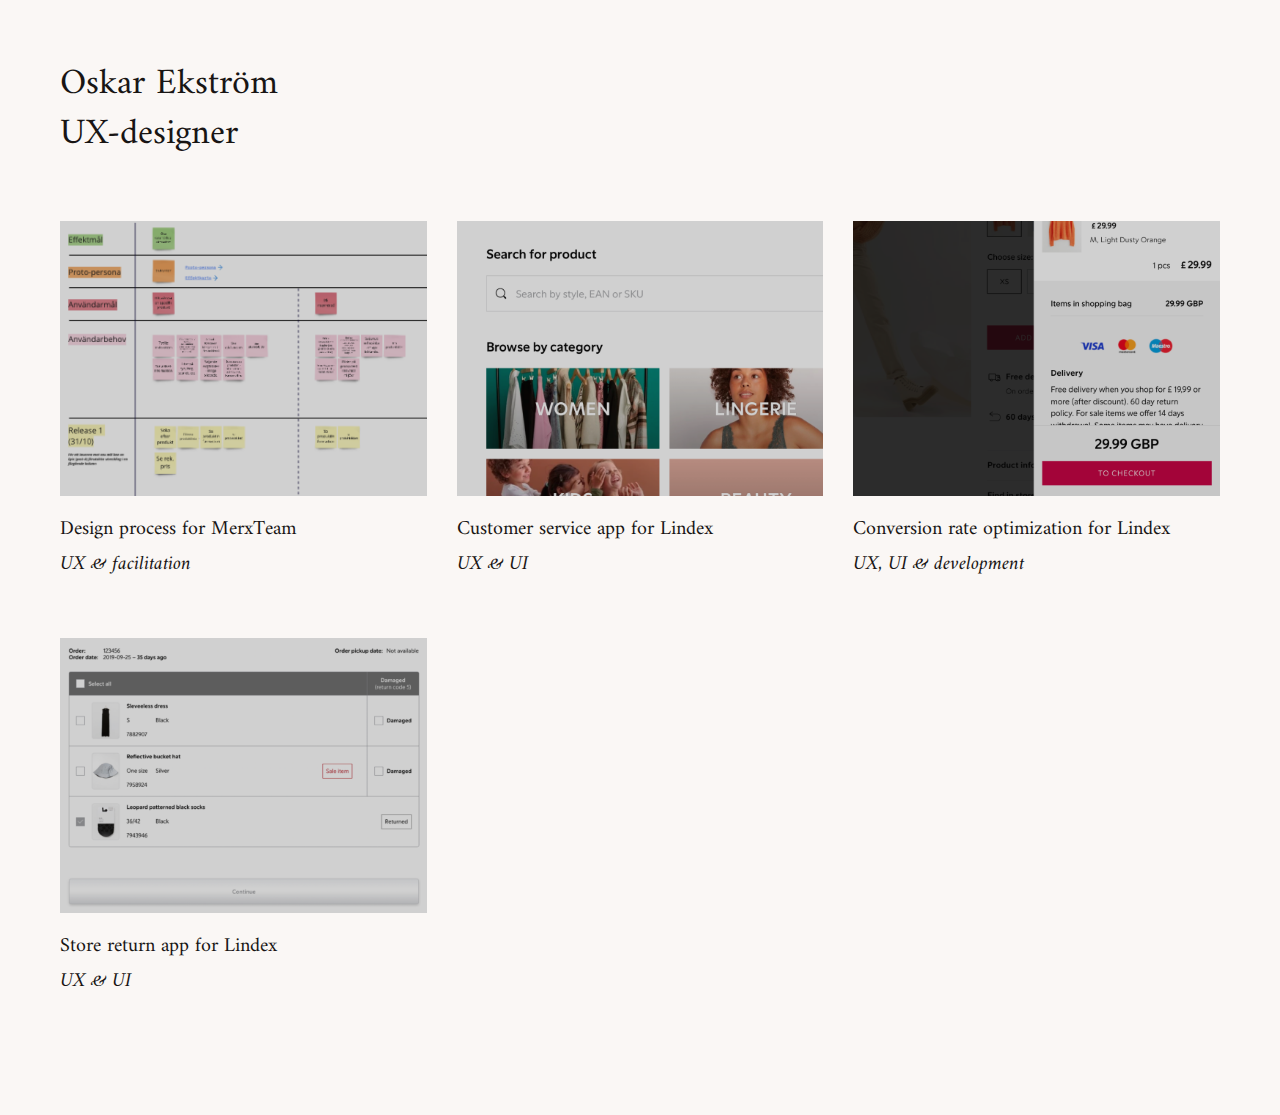
<file: index.html>
<!DOCTYPE html>
<html lang="en">
  <head>
    <meta charset="utf-8" />
    <title>Oskar Ekström | UX Portfolio</title>
    <meta name="robots" content="noindex, nofollow" />
    <meta name="viewport" content="width=device-width, initial-scale=1.0">
    <link rel="stylesheet" href="css/style.css" />
  </head>

  <!-- 
    Portfolio MVP 2.0
  -->

  <body>

    <div class="wrapper cases">

      <header>
        <h1 class="logo">
          <a href="index.html">Oskar Ekström<br />UX-designer</a>
        </h1>
      </header>

      <main>
        <section>

          <div class="casesWrapper">
            <div class="caseItem">
              <a href="case-4.html" class="image">
                <img src="resources/preview-4.png" alt="Design process for MerxTeam" />
                <span>
                  <p>Design process for MerxTeam</p>
                  <p>UX & facilitation</p>
                </span>
              </a>
            </div>

            <div class="caseItem">
              <a href="case-1.html" class="image">
                <img src="resources/preview-1.png" alt="Customer service app for Lindex" />
                <span>
                  <p>Customer service app for Lindex</p>
                  <p>UX & UI</p>
                </span>
              </a>
            </div>

            <div class="caseItem">
              <a href="case-2.html" class="image">
                <img src="resources/preview-2.png" alt="Conversion rate optimization for Lindex" />
                <span>
                  <p>Conversion rate optimization for Lindex</p>
                  <p>UX, UI & development</p>
                </span>
              </a>
            </div>

            <div class="caseItem">
              <a href="case-3.html" class="image">
                <img src="resources/preview-3.png" alt="Store return app for Lindex" />
                <span>
                  <p>Store return app for Lindex</p>
                  <p>UX & UI</p>
                </span>
              </a>
            </div>

          </div>
        </section>
      </main>

    </div>

  </body>
</html>
</file>
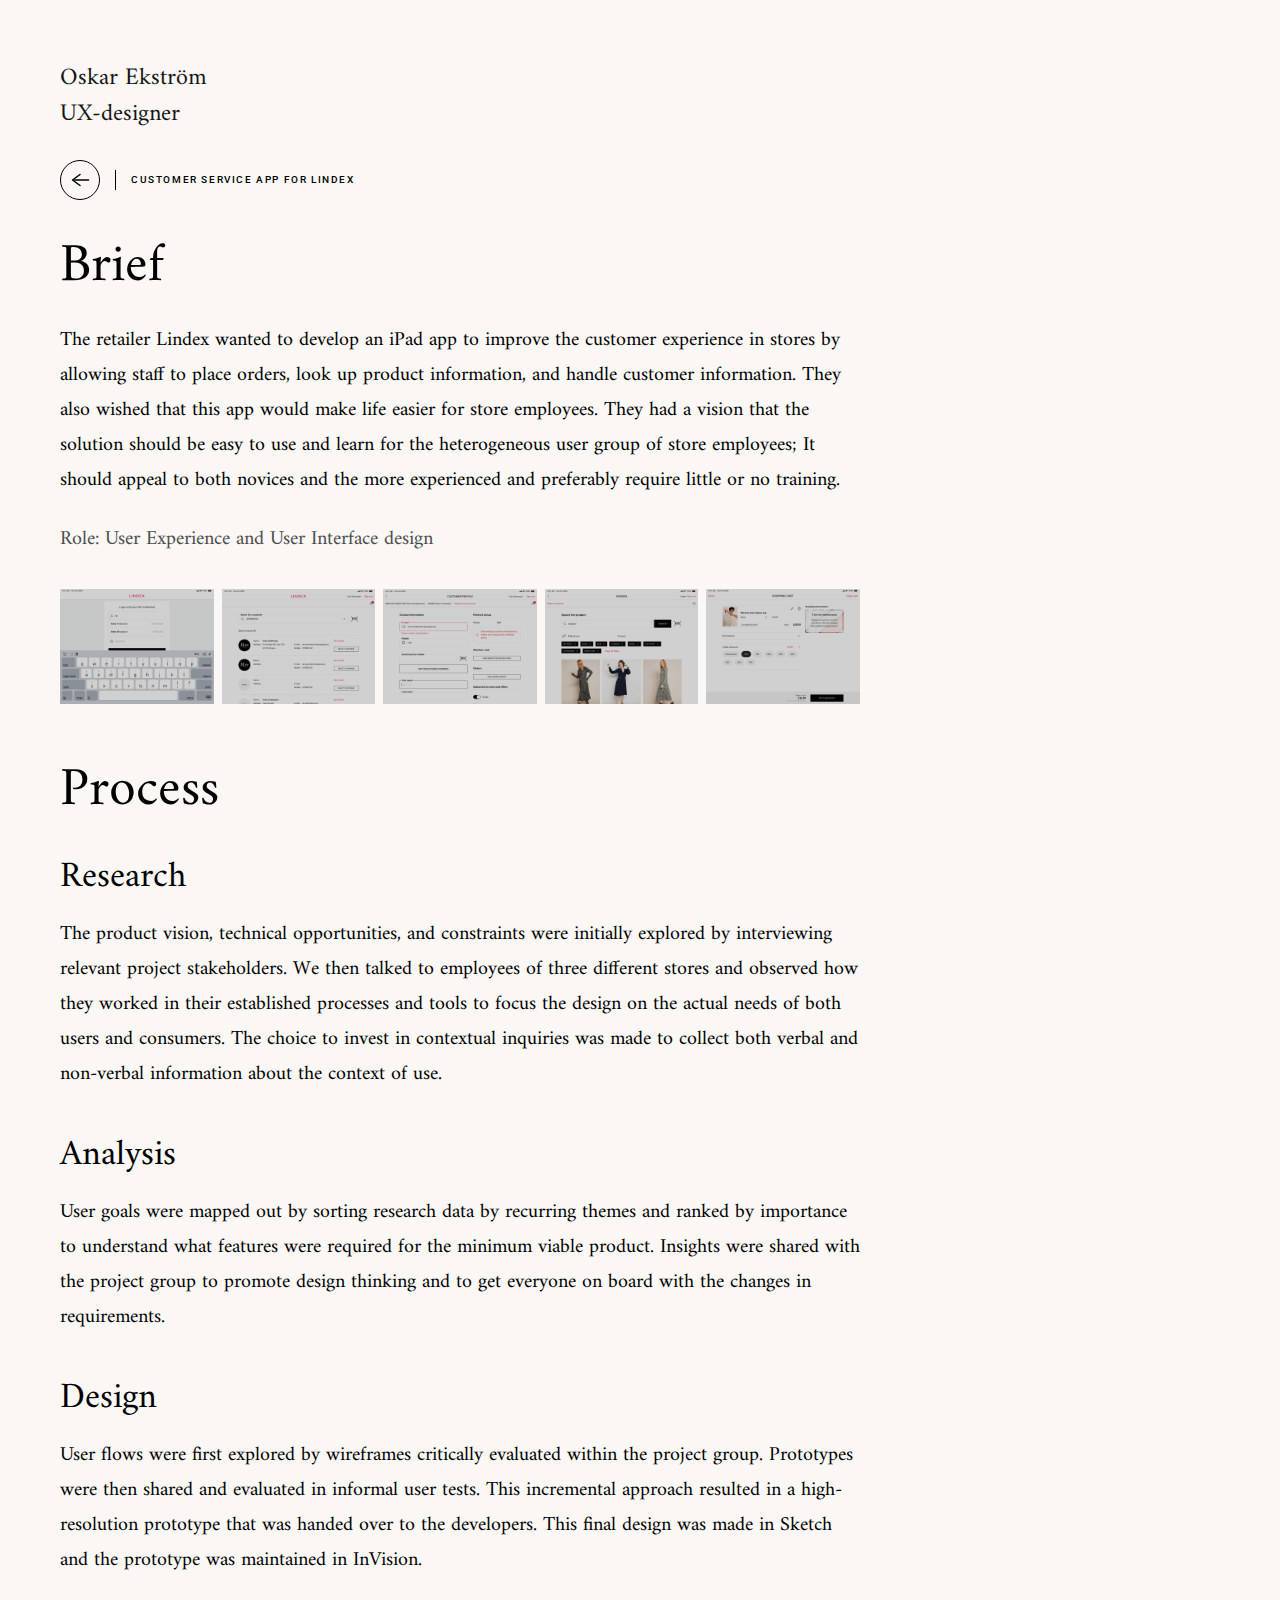
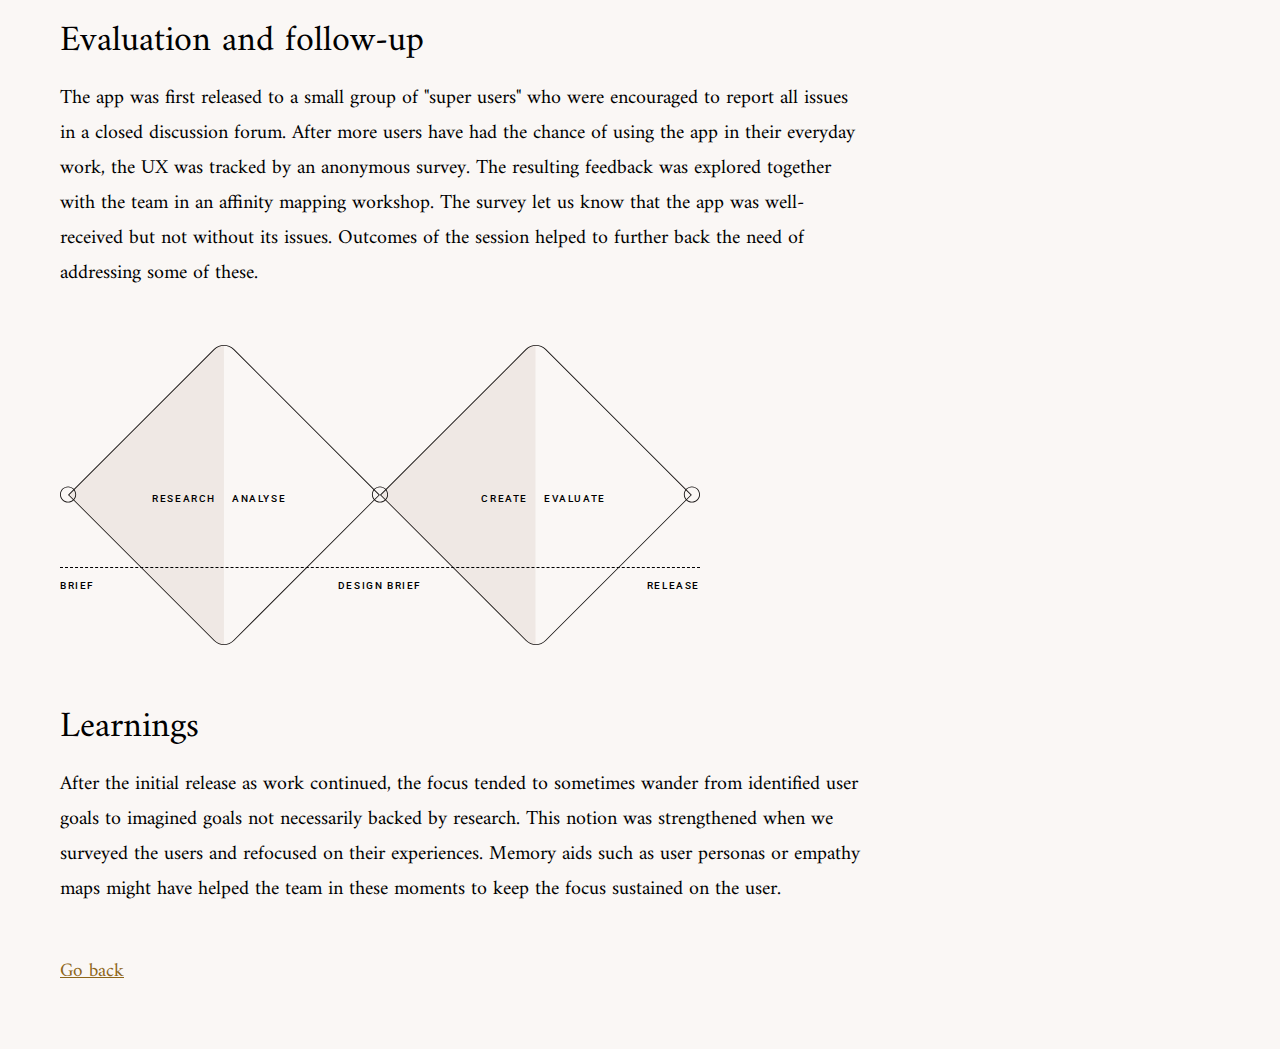
<file: case-1.html>
<!DOCTYPE html>
<html lang="en">
  <head>
    <meta charset="utf-8" />
    <title>Customer service app for Lindex</title>
    <meta name="robots" content="noindex, nofollow" />
    <meta name="viewport" content="width=device-width, initial-scale=1.0" />
    <link rel="stylesheet" href="css/style.css" />
    <link rel="stylesheet" href="css/glightbox.css" />
  </head>

  <!-- 
    Portfolio MVP
  -->

  <body>
    <div class="wrapper">

      <header class="unfocus">
        <h1 class="logo">
          <a href="index.html">Oskar Ekström<br />UX-designer</a>
        </h1>
      </header>

      <main>
        <section>
          <div class="caseOverline">
            <a href="index.html"
              ><img src="resources/arrow-left.svg" alt="Go back"
            /></a>
            <p class="overline">Customer service app for Lindex</p>
          </div>

          <h2>Brief</h2>
          <p>
            The retailer Lindex wanted to develop an iPad app to improve the
            customer experience in stores by allowing staff to place orders,
            look up product information, and handle customer information. They
            also wished that this app would make life easier for store
            employees. They had a vision that the solution should be easy to use
            and learn for the heterogeneous user group of store employees; It
            should appeal to both novices and the more experienced and
            preferably require little or no training.
          </p>
          <p class="muted">Role: User Experience and User Interface design</p>

          <ul class="caseImages">
            <li>
              <a
                href="resources/case1_image-1.png"
                class="glightbox"
                data-gallery="gallery"
                data-glightbox="title: User signing in"
              >
                <img
                  src="resources/case1_preview-1.png"
                  alt="User signing in"
                />
              </a>
            </li>
            <li>
              <a
                href="resources/case1_image-2.png"
                class="glightbox"
                data-gallery="gallery"
                data-glightbox="title: Search results"
              >
                <img src="resources/case1_preview-2.png" alt="Search results" />
              </a>
            </li>
            <li>
              <a
                href="resources/case1_image-3.png"
                class="glightbox"
                data-gallery="gallery"
                data-glightbox="title: Customer profile view"
              >
                <img
                  src="resources/case1_preview-3.png"
                  alt="Customer profile view"
                />
              </a>
            </li>
            <li>
              <a
                href="resources/case1_image-4.png"
                class="glightbox"
                data-gallery="gallery"
                data-glightbox="title: Product listpage"
              >
                <img
                  src="resources/case1_preview-4.png"
                  alt="Product listpage"
                />
              </a>
            </li>
            <li>
              <a
                href="resources/case1_image-5.png"
                class="glightbox"
                data-gallery="gallery"
                data-glightbox="title: Shopping cart"
              >
                <img src="resources/case1_preview-5.png" alt="Shopping cart" />
              </a>
            </li>
          </ul>

          <h2>Process</h2>

          <div class="textSection">
            <h3>Research</h3>
            <p>
              The product vision, technical opportunities, and constraints were
              initially explored by interviewing relevant project stakeholders.
              We then talked to employees of three different stores and observed
              how they worked in their established processes and tools to focus
              the design on the actual needs of both users and consumers. The
              choice to invest in contextual inquiries was made to collect both
              verbal and non-verbal information about the context of use.
            </p>
          </div>

          <div class="textSection">
            <h3>Analysis</h3>
            <p>
              User goals were mapped out by sorting research data by recurring
              themes and ranked by importance to understand what features were
              required for the minimum viable product. Insights were shared with
              the project group to promote design thinking and to get everyone
              on board with the changes in requirements.
            </p>
          </div>

          <div class="textSection">
            <h3>Design</h3>
            <p>
              User flows were first explored by wireframes critically evaluated
              within the project group. Prototypes were then shared and
              evaluated in informal user tests. This incremental approach
              resulted in a high-resolution prototype that was handed over to
              the developers. This final design was made in Sketch and the
              prototype was maintained in InVision.
            </p>
          </div>

          <div class="textSection">
            <h3>Evaluation and follow-up</h3>
            <p>
              The app was first released to a small group of "super users" who
              were encouraged to report all issues in a closed discussion forum.
              After more users have had the chance of using the app in their
              everyday work, the UX was tracked by an anonymous survey. The
              resulting feedback was explored together with the team in an
              affinity mapping workshop. The survey let us know that the app was
              well-received but not without its issues. Outcomes of the session
              helped to further back the need of addressing some of these.
            </p>
          </div>

          <div class="imgSection">
            <div class="processLabels">
              <p class="overline"><span>Research</span></p>
              <p class="overline"><span>Analyse</span></p>
              <p class="overline"><span>Create</span></p>
              <p class="overline"><span>Evaluate</span></p>
            </div>
            <div class="processSteps">
              <p class="overline">Brief</p>
              <p class="overline">Design brief</p>
              <p class="overline">Release</p>
            </div>
            <img
              src="resources/double-diamond.svg"
              alt="The double diamond design process"
            />
          </div>

          <div class="textSection">
            <h3>Learnings</h3>
            <p>
              After the initial release as work continued, the focus tended to
              sometimes wander from identified user goals to imagined goals not
              necessarily backed by research. This notion was strengthened when
              we surveyed the users and refocused on their experiences. Memory
              aids such as user personas or empathy maps might have helped the
              team in these moments to keep the focus sustained on the user.
            </p>
          </div>

          <div class="textSection">
            <a href="index.html" target="_self">Go back</a>
          </div>
        </section>
      </main>
    </div>

    <script src="js/glightbox.min.js"></script>

    <script>
      const lightbox = GLightbox({
        touchNavigation: true,
        loop: false,
        descPosition: "bottom",
      });
    </script>
  </body>
</html>
</file>
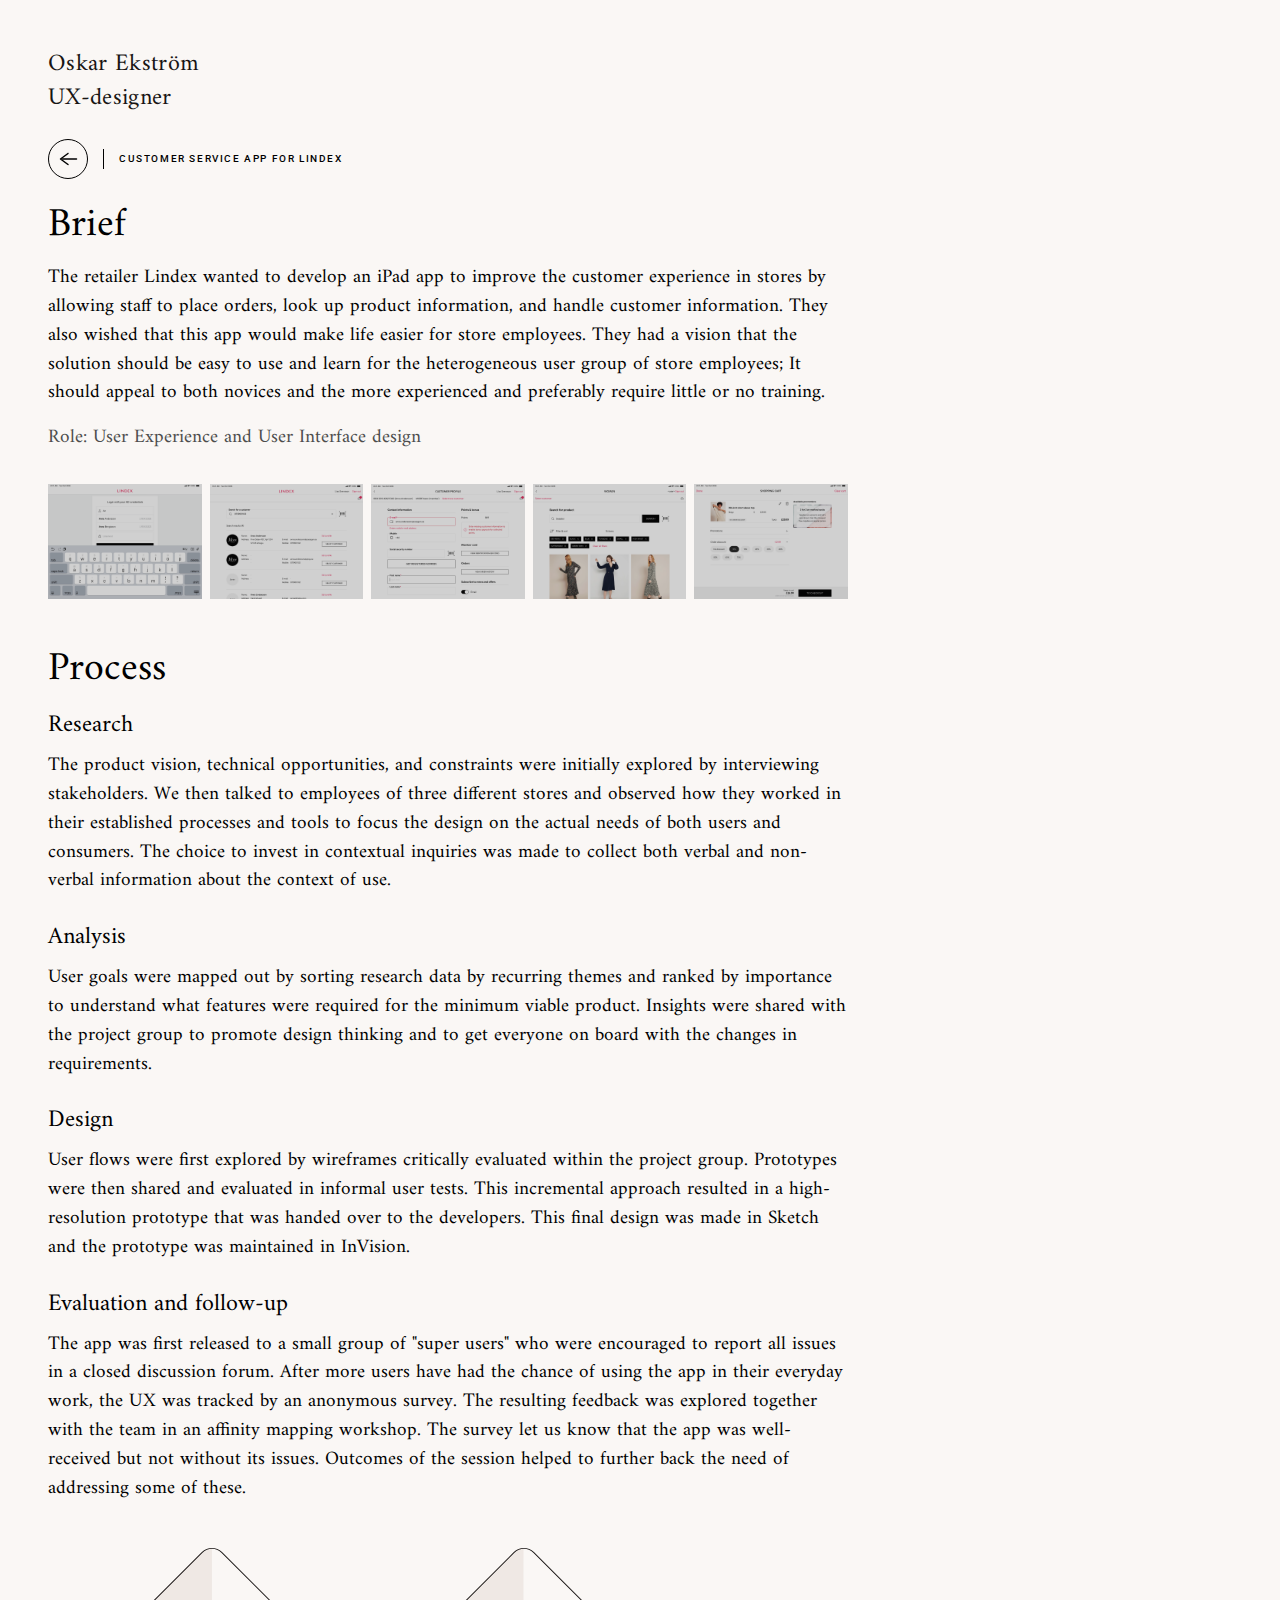
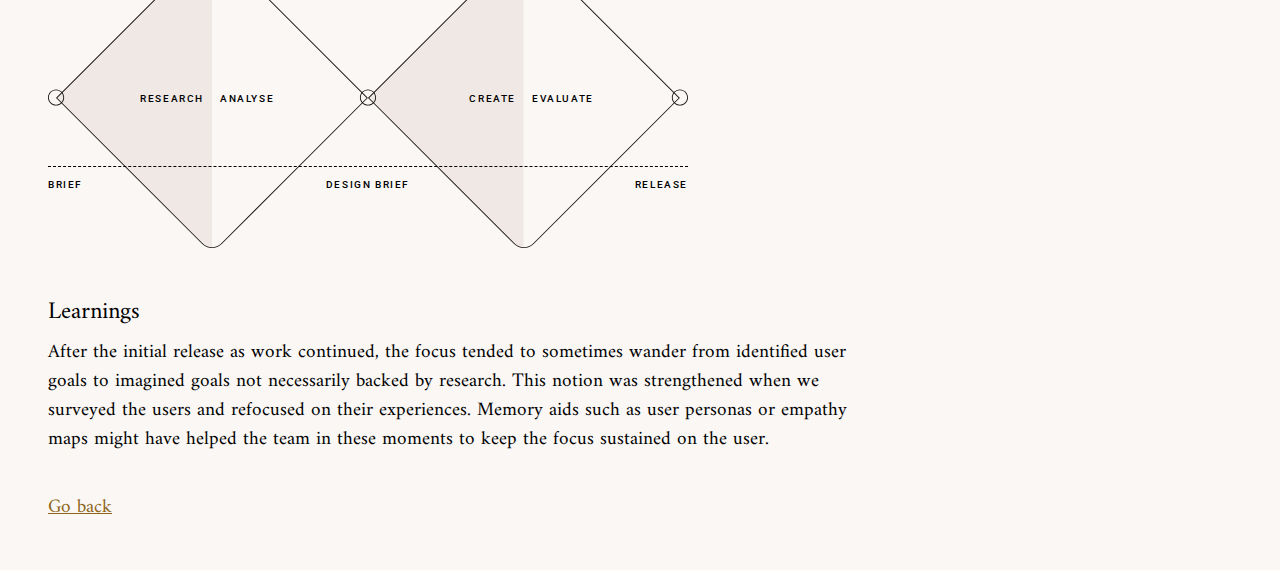
<file: case-1_2.html>
<!DOCTYPE html>
<html lang="en">
  <head>
    <meta charset="utf-8" />
    <title>Customer service app for Lindex</title>
    <meta name="robots" content="noindex, nofollow" />
    <meta name="viewport" content="width=device-width, initial-scale=1.0" />
    <link rel="stylesheet" href="css/style_v2.css" />
    <link rel="stylesheet" href="css/glightbox.css" />
  </head>

  <!-- 
    Portfolio MVP
  -->

  <body>
    <div class="wrapper">
      <header class="unfocus">
        <h1 class="logo">
          <a href="index.html">Oskar Ekström<br />UX-designer</a>
        </h1>
      </header>

      <main>
        <section>
          <div class="caseOverline">
            <a href="index.html"
              ><img src="resources/arrow-left.svg" alt="Go back"
            /></a>
            <p class="overline">Customer service app for Lindex</p>
          </div>

          <h2>Brief</h2>
          <p>
            The retailer Lindex wanted to develop an iPad app to improve the
            customer experience in stores by allowing staff to place orders,
            look up product information, and handle customer information. They
            also wished that this app would make life easier for store
            employees. They had a vision that the solution should be easy to use
            and learn for the heterogeneous user group of store employees; It
            should appeal to both novices and the more experienced and
            preferably require little or no training.
          </p>
          <p class="muted">Role: User Experience and User Interface design</p>

          <ul class="caseImages">
            <li>
              <a
                href="resources/case1_image-1.png"
                class="glightbox"
                data-gallery="gallery"
                data-glightbox="title: User signing in"
              >
                <img
                  src="resources/case1_preview-1.png"
                  alt="User signing in"
                />
              </a>
            </li>
            <li>
              <a
                href="resources/case1_image-2.png"
                class="glightbox"
                data-gallery="gallery"
                data-glightbox="title: Search results"
              >
                <img src="resources/case1_preview-2.png" alt="Search results" />
              </a>
            </li>
            <li>
              <a
                href="resources/case1_image-3.png"
                class="glightbox"
                data-gallery="gallery"
                data-glightbox="title: Customer profile view"
              >
                <img
                  src="resources/case1_preview-3.png"
                  alt="Customer profile view"
                />
              </a>
            </li>
            <li>
              <a
                href="resources/case1_image-4.png"
                class="glightbox"
                data-gallery="gallery"
                data-glightbox="title: Product listpage"
              >
                <img
                  src="resources/case1_preview-4.png"
                  alt="Product listpage"
                />
              </a>
            </li>
            <li>
              <a
                href="resources/case1_image-5.png"
                class="glightbox"
                data-gallery="gallery"
                data-glightbox="title: Shopping cart"
              >
                <img src="resources/case1_preview-5.png" alt="Shopping cart" />
              </a>
            </li>
          </ul>

          <h2>Process</h2>

          <div class="textSection">
            <h3>Research</h3>
            <p>
              The product vision, technical opportunities, and constraints were
              initially explored by interviewing stakeholders.
              We then talked to employees of three different stores and observed
              how they worked in their established processes and tools to focus
              the design on the actual needs of both users and consumers. The
              choice to invest in contextual inquiries was made to collect both
              verbal and non-verbal information about the context of use.
            </p>
          </div>

          <div class="textSection">
            <h3>Analysis</h3>
            <p>
              User goals were mapped out by sorting research data by recurring
              themes and ranked by importance to understand what features were
              required for the minimum viable product. Insights were shared with
              the project group to promote design thinking and to get everyone
              on board with the changes in requirements.
            </p>
          </div>

          <div class="textSection">
            <h3>Design</h3>
            <p>
              User flows were first explored by wireframes critically evaluated
              within the project group. Prototypes were then shared and
              evaluated in informal user tests. This incremental approach
              resulted in a high-resolution prototype that was handed over to
              the developers. This final design was made in Sketch and the
              prototype was maintained in InVision.
            </p>
          </div>

          <div class="textSection">
            <h3>Evaluation and follow-up</h3>
            <p>
              The app was first released to a small group of "super users" who
              were encouraged to report all issues in a closed discussion forum.
              After more users have had the chance of using the app in their
              everyday work, the UX was tracked by an anonymous survey. The
              resulting feedback was explored together with the team in an
              affinity mapping workshop. The survey let us know that the app was
              well-received but not without its issues. Outcomes of the session
              helped to further back the need of addressing some of these.
            </p>
          </div>

          <div class="imgSection">
            <div class="processLabels">
              <p class="overline"><span>Research</span></p>
              <p class="overline"><span>Analyse</span></p>
              <p class="overline"><span>Create</span></p>
              <p class="overline"><span>Evaluate</span></p>
            </div>
            <div class="processSteps">
              <p class="overline">Brief</p>
              <p class="overline">Design brief</p>
              <p class="overline">Release</p>
            </div>
            <img
              src="resources/double-diamond.svg"
              alt="The double diamond design process"
            />
          </div>

          <div class="textSection">
            <h3>Learnings</h3>
            <p>
              After the initial release as work continued, the focus tended to
              sometimes wander from identified user goals to imagined goals not
              necessarily backed by research. This notion was strengthened when
              we surveyed the users and refocused on their experiences. Memory
              aids such as user personas or empathy maps might have helped the
              team in these moments to keep the focus sustained on the user.
            </p>
          </div>

          <div class="textSection">
            <a href="index.html" target="_self">Go back</a>
          </div>
        </section>
      </main>
    </div>

    <script src="js/glightbox.min.js"></script>

    <script>
      const lightbox = GLightbox({
        touchNavigation: true,
        loop: false,
        descPosition: "bottom",
      });
    </script>
  </body>
</html>
</file>
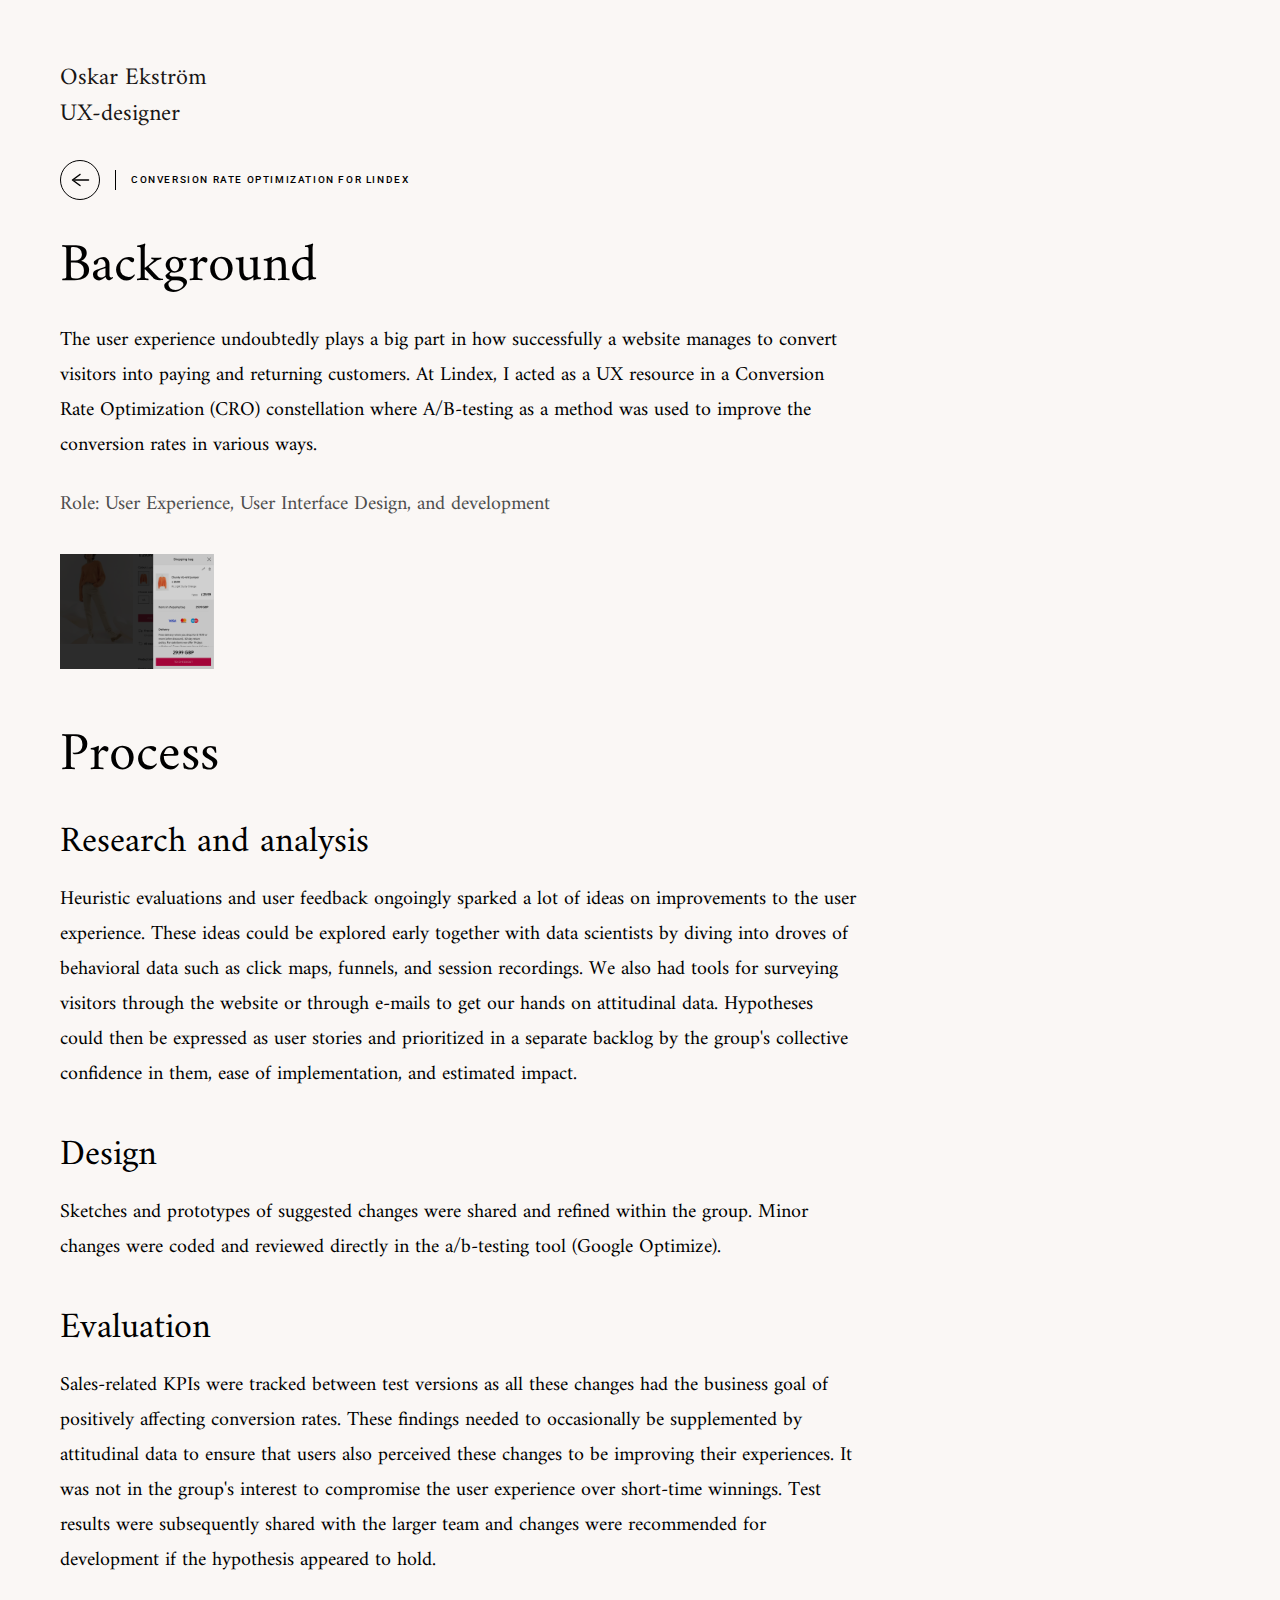
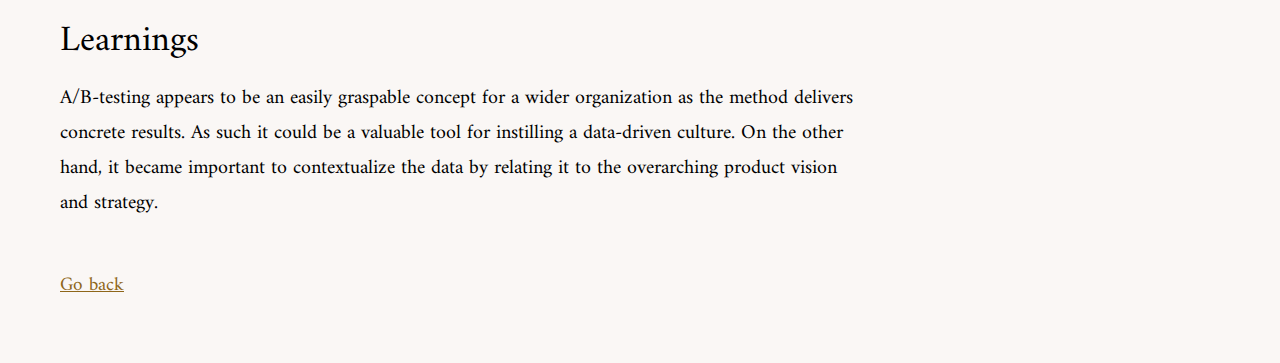
<file: case-2.html>
<!DOCTYPE html>
<html lang="en">
  <head>
    <meta charset="utf-8" />
    <title>Conversion rate optimization for Lindex</title>
    <meta name="robots" content="noindex, nofollow" />
    <meta name="viewport" content="width=device-width, initial-scale=1.0" />
    <link rel="stylesheet" href="css/style.css" />
    <link rel="stylesheet" href="css/glightbox.css" />
  </head>

  <!-- 
    Portfolio MVP
  -->

  <body>

    <div class="wrapper">

      <header class="unfocus">
        <h1 class="logo">
          <a href="index.html">Oskar Ekström<br />UX-designer</a>
        </h1>
      </header>

      <main>
        <section>
          <div class="caseOverline">
            <a href="index.html"
              ><img src="resources/arrow-left.svg" alt="Go back"
            /></a>
            <p class="overline">Conversion rate optimization for Lindex</p>
          </div>

          <h2>Background</h2>
          <p>
            The user experience undoubtedly plays a big part in how successfully a
            website manages to convert visitors into paying and returning customers.
            At Lindex, I acted as a UX resource in a Conversion Rate Optimization
            (CRO) constellation where A/B-testing as a method was used to improve
            the conversion rates in various ways.
          </p>
          <p class="muted">
            Role: User Experience, User Interface Design, and development
          </p>

          <ul class="caseImages">
            <li>
              <a
                href="resources/case3_image-1.png"
                class="glightbox"
                data-gallery="gallery"
                data-glightbox="title: The cart was one of the views improved through A/B-testing"
              >
                <img
                  src="resources/case3_preview-1.png"
                  alt="The cart was one of the views improved through A/B-testing"
                />
              </a>
            </li>
          </ul>

          <h2>Process</h2>

          <div class="textSection">
            <h3>Research and analysis</h3>
            <p>
              Heuristic evaluations and user feedback ongoingly sparked a lot of
              ideas on improvements to the user experience. These ideas could be
              explored early together with data scientists by diving into droves of
              behavioral data such as click maps, funnels, and session recordings.
              We also had tools for surveying visitors through the website or
              through e-mails to get our hands on attitudinal data. Hypotheses could
              then be expressed as user stories and prioritized in a separate
              backlog by the group's collective confidence in them, ease of
              implementation, and estimated impact.
            </p>
          </div>

          <div class="textSection">
            <h3>Design</h3>
            <p>
              Sketches and prototypes of suggested changes were shared and refined
              within the group. Minor changes were coded and reviewed directly in
              the a/b-testing tool (Google Optimize).
            </p>
          </div>

          <div class="textSection">
            <h3>Evaluation</h3>
            <p>
              Sales-related KPIs were tracked between test versions as all these
              changes had the business goal of positively affecting conversion
              rates. These findings needed to occasionally be supplemented by
              attitudinal data to ensure that users also perceived these changes to
              be improving their experiences. It was not in the group's interest to
              compromise the user experience over short-time winnings. Test results
              were subsequently shared with the larger team and changes were
              recommended for development if the hypothesis appeared to hold.
            </p>
          </div>

          <div class="textSection">
            <h3>Learnings</h3>
            <p>
              A/B-testing appears to be an easily graspable concept for a wider
              organization as the method delivers concrete results. As such it could
              be a valuable tool for instilling a data-driven culture. On the other
              hand, it became important to contextualize the data by relating it to
              the overarching product vision and strategy.
            </p>
          </div>

          <div class="textSection">
            <a href="index.html" target="_self">Go back</a>
          </div>
        </section>
      </main>

    </div>

    <script src="js/glightbox.min.js"></script>

    <script>
     const lightbox = GLightbox({
       touchNavigation: true,
       loop: false,
       descPosition: 'bottom'
     });
    </script>
  </body>
</html>
</file>
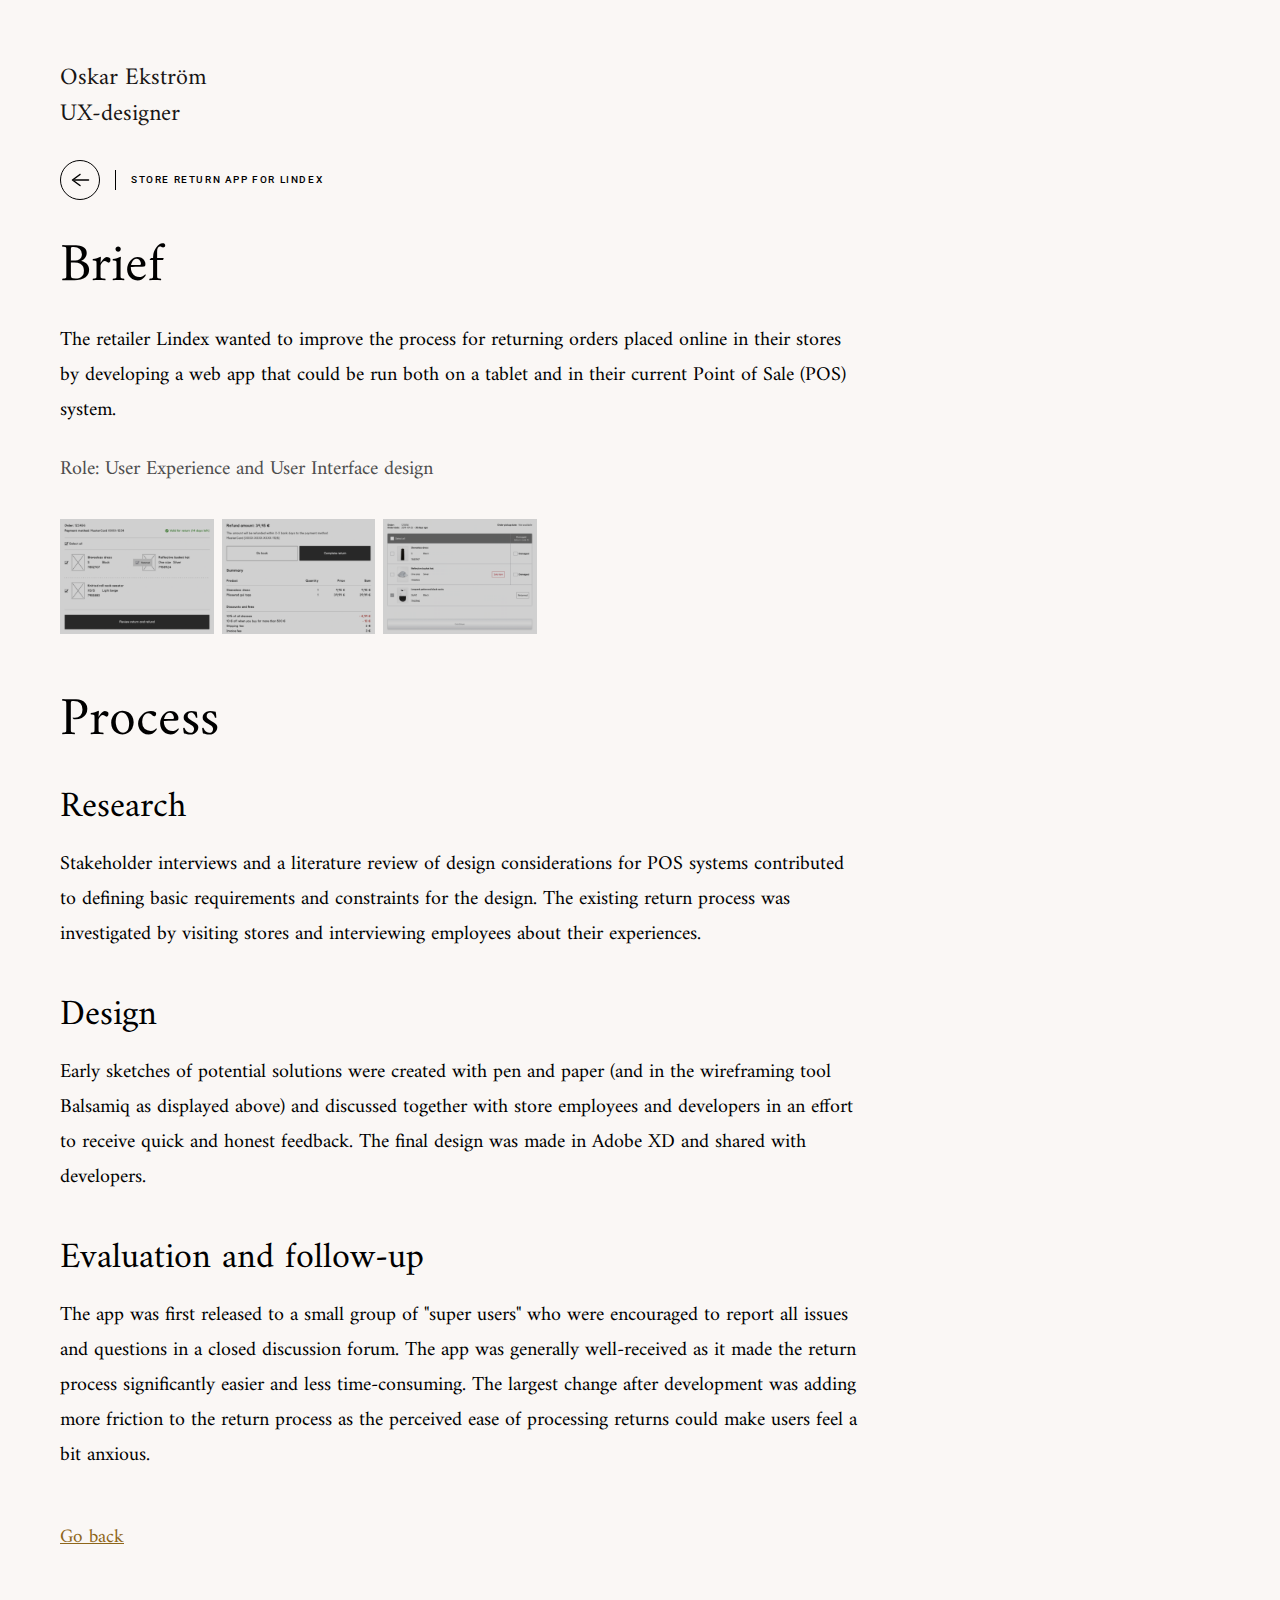
<file: case-3.html>
<!DOCTYPE html>
<html lang="en">
  <head>
    <meta charset="utf-8" />
    <title>Store return app for Lindex</title>
    <meta name="robots" content="noindex, nofollow" />
    <meta name="viewport" content="width=device-width, initial-scale=1.0" />
    <link rel="stylesheet" href="css/style.css" />
    <link rel="stylesheet" href="css/glightbox.css" />
  </head>

  <!-- 
    Portfolio MVP
  -->

  <body>
    <div class="wrapper">
      <header class="unfocus">
        <h1 class="logo">
          <a href="index.html">Oskar Ekström<br />UX-designer</a>
        </h1>
      </header>

      <main>
        <section>
          <div class="caseOverline">
            <a href="index.html"
              ><img src="resources/arrow-left.svg" alt="Go back"
            /></a>
            <p class="overline">Store return app for Lindex</p>
          </div>

          <h2>Brief</h2>
          <p>
            The retailer Lindex wanted to improve the process for returning
            orders placed online in their stores by developing a web app that
            could be run both on a tablet and in their current Point of Sale
            (POS) system.
          </p>
          <p class="muted">Role: User Experience and User Interface design</p>

          <ul class="caseImages">
            <li>
              <a
                href="resources/case2_image-1.png"
                class="glightbox"
                data-gallery="gallery"
                data-glightbox="title: Sketch of the order information view"
              >
                <img
                  src="resources/case2_preview-1.png"
                  alt="Sketch of the order information view"
                />
              </a>
            </li>
            <li>
              <a
                href="resources/case2_image-2.png"
                class="glightbox"
                data-gallery="gallery"
                data-glightbox="title: Sketch of the summary view"
              >
                <img
                  src="resources/case2_preview-2.png"
                  alt="Sketch of the summary view"
                />
              </a>
            </li>
            <li>
              <a
                href="resources/case2_image-3.png"
                class="glightbox"
                data-gallery="gallery"
                data-glightbox="title: Refined order information view"
              >
                <img
                  src="resources/case2_preview-3.png"
                  alt="Refined order information view"
                />
              </a>
            </li>
          </ul>

          <h2>Process</h2>

          <div class="textSection">
            <h3>Research</h3>
            <p>
              Stakeholder interviews and a literature review of design
              considerations for POS systems contributed to defining basic
              requirements and constraints for the design. The existing return
              process was investigated by visiting stores and interviewing
              employees about their experiences.
            </p>
          </div>

          <div class="textSection">
            <h3>Design</h3>
            <p>
              Early sketches of potential solutions were created with pen and
              paper (and in the wireframing tool Balsamiq as displayed above)
              and discussed together with store employees and developers in an
              effort to receive quick and honest feedback. The final design was
              made in Adobe XD and shared with developers.
            </p>
          </div>

          <div class="textSection">
            <h3>Evaluation and follow-up</h3>
            <p>
              The app was first released to a small group of "super users" who
              were encouraged to report all issues and questions in a closed
              discussion forum. The app was generally well-received as it made
              the return process significantly easier and less time-consuming.
              The largest change after development was adding more friction to
              the return process as the perceived ease of processing returns
              could make users feel a bit anxious.
            </p>
          </div>

          <div class="textSection">
            <a href="index.html" target="_self">Go back</a>
          </div>
        </section>
      </main>
    </div>

    <script src="js/glightbox.min.js"></script>

    <script>
      const lightbox = GLightbox({
        touchNavigation: true,
        loop: false,
        descPosition: "bottom",
      });
    </script>
  </body>
</html>
</file>
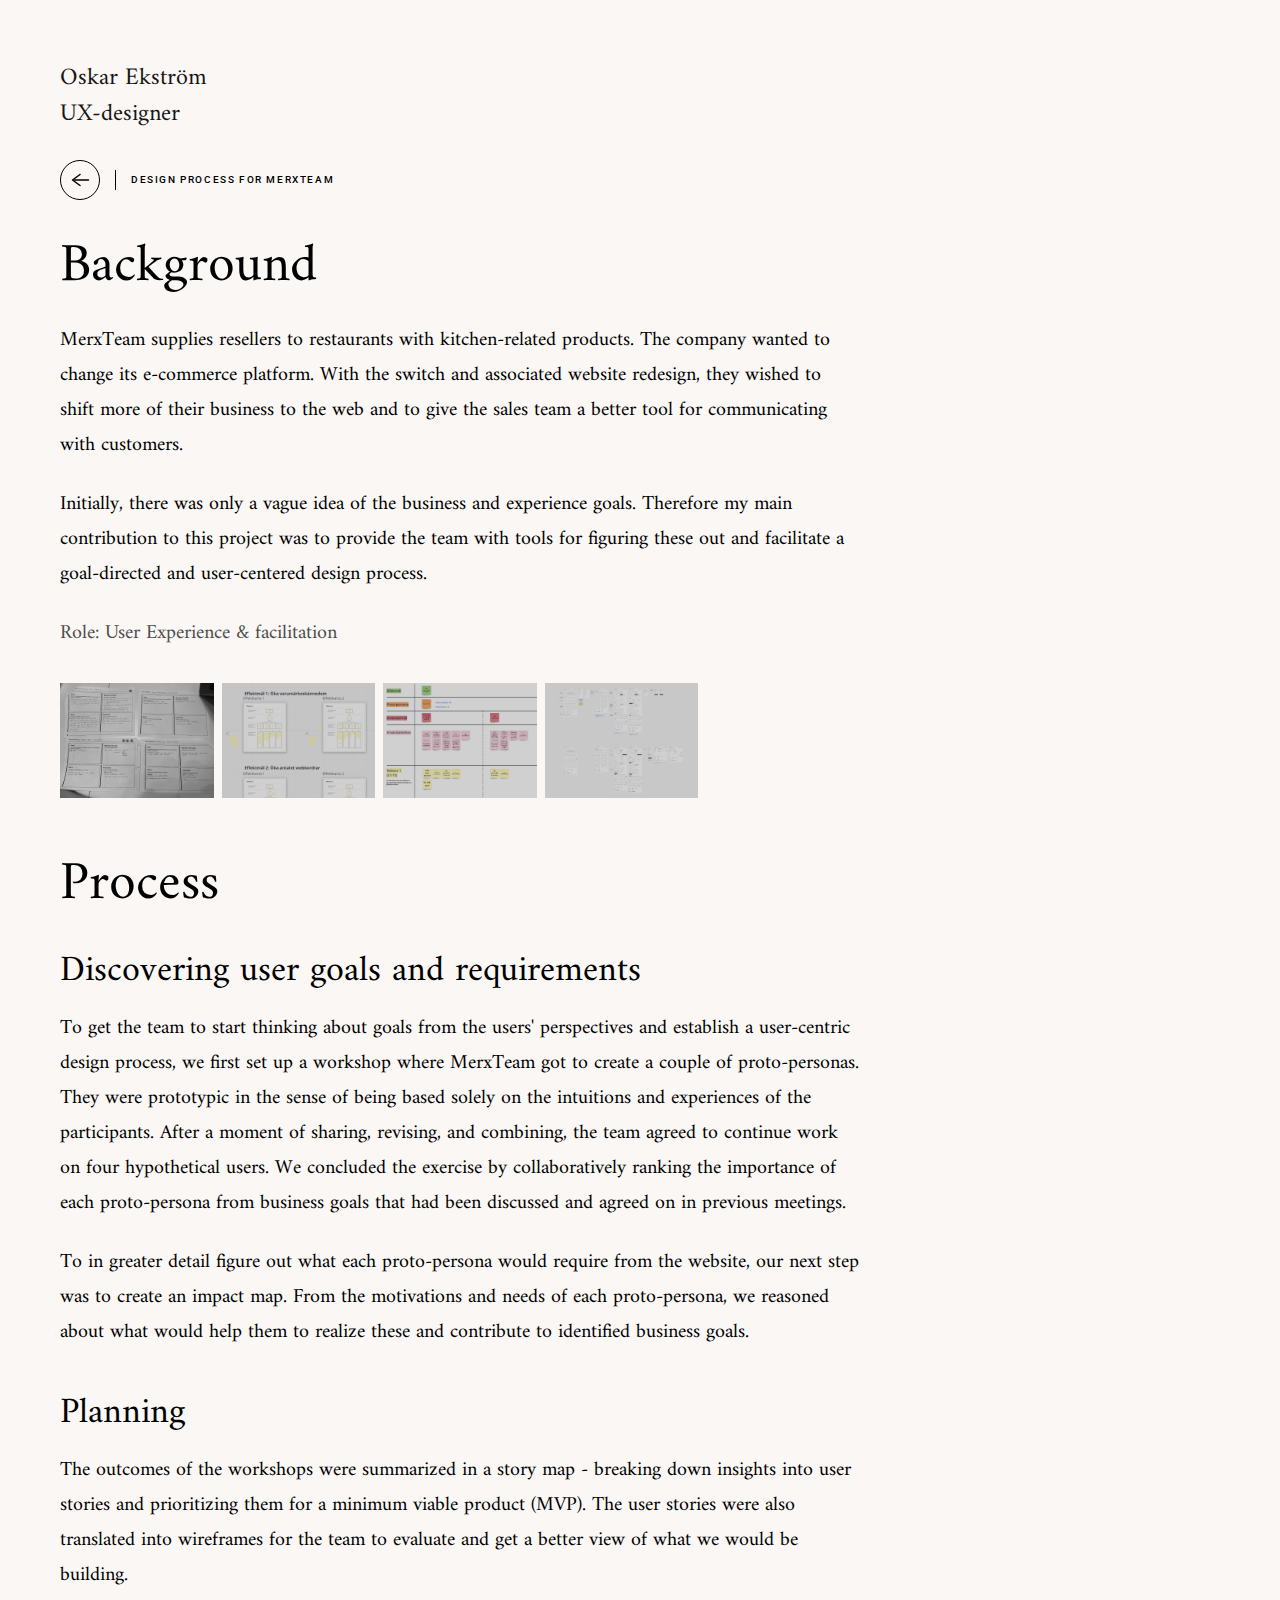
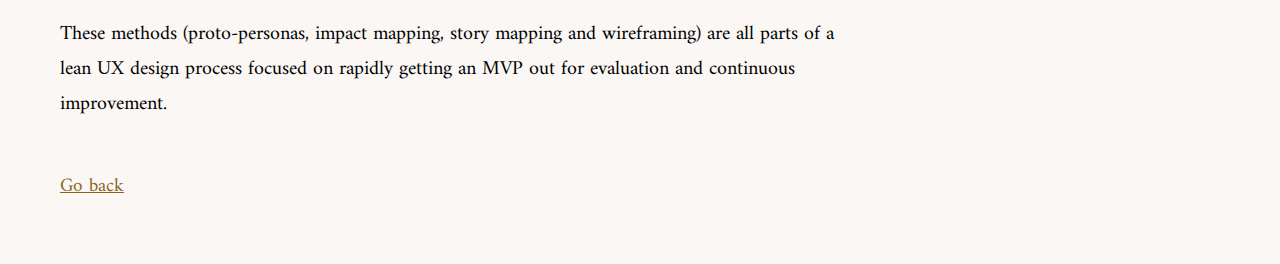
<file: case-4.html>
<!DOCTYPE html>
<html lang="en">
  <head>
    <meta charset="utf-8" />
    <title>Design process for MerxTeam</title>
    <meta name="robots" content="noindex, nofollow" />
    <meta name="viewport" content="width=device-width, initial-scale=1.0" />
    <link rel="stylesheet" href="css/style.css" />
    <link rel="stylesheet" href="css/glightbox.css" />
  </head>

  <!-- 
    Portfolio MVP
  -->

  <body>
    <div class="wrapper">
      <header class="unfocus">
        <h1 class="logo">
          <a href="index.html">Oskar Ekström<br />UX-designer</a>
        </h1>
      </header>

      <main>
        <section>
          <div class="caseOverline">
            <a href="index.html"
              ><img src="resources/arrow-left.svg" alt="Go back"
            /></a>
            <p class="overline">Design process for MerxTeam</p>
          </div>

          <h2>Background</h2>
          <p>
            MerxTeam supplies resellers to restaurants with kitchen-related
            products. The company wanted to change its e-commerce platform. With
            the switch and associated website redesign, they wished to shift
            more of their business to the web and to give the sales team a
            better tool for communicating with customers.
          </p>
          <p>
            Initially, there was only a vague idea of the business and
            experience goals. Therefore my main contribution to this project was
            to provide the team with tools for figuring these out and facilitate a 
            goal-directed and user-centered design process.
          </p>
          <p class="muted">Role: User Experience & facilitation</p>

          <ul class="caseImages">
            <li>
              <a
                href="resources/case4_image-1.png"
                class="glightbox"
                data-gallery="gallery"
                data-glightbox="title: Proto-personas"
              >
                <img src="resources/case4_preview-1.png" alt="Proto-personas" />
              </a>
            </li>
            <li>
              <a
                href="resources/case4_image-2.png"
                class="glightbox"
                data-gallery="gallery"
                data-glightbox="title: The impact mapping board in Miro"
              >
                <img
                  src="resources/case4_preview-2.png"
                  alt="The impact mapping board in Miro"
                />
              </a>
            </li>
            <li>
              <a
                href="resources/case4_image-3.png"
                class="glightbox"
                data-gallery="gallery"
                data-glightbox="title: Story mapping board in Miro"
              >
                <img
                  src="resources/case4_preview-3.png"
                  alt="Story mapping mapping board in Miro"
                />
              </a>
            </li>
            <li>
              <a
                href="resources/case4_image-4.png"
                class="glightbox"
                data-gallery="gallery"
                data-glightbox="title: Wireframes"
              >
                <img src="resources/case4_preview-4.png" alt="Wireframes" />
              </a>
            </li>
          </ul>

          <h2>Process</h2>

          <div class="textSection">
            <h3>Discovering user goals and requirements</h3>
            <p>
              To get the team to start thinking about goals from the users'
              perspectives and establish a user-centric design process, we first
              set up a workshop where MerxTeam got to create a couple of
              proto-personas. They were prototypic in the sense of being based
              solely on the intuitions and experiences of the participants.
              After a moment of sharing, revising, and combining, the team
              agreed to continue work on four hypothetical users. We concluded
              the exercise by collaboratively ranking the importance of each
              proto-persona from business goals that had been discussed and
              agreed on in previous meetings.
            </p>
            <p>
              To in greater detail figure out what each proto-persona would
              require from the website, our next step was to create an impact
              map. From the motivations and needs of each proto-persona, we
              reasoned about what would help them to realize these and
              contribute to identified business goals.
            </p>
          </div>

          <div class="textSection">
            <h3>Planning</h3>
            <p>
              The outcomes of the workshops were summarized in a story map -
              breaking down insights into user stories and prioritizing them for
              a minimum viable product (MVP). The user stories were also
              translated into wireframes for the team to evaluate and get a
              better view of what we would be building.
            </p>
            <p>
              These methods (proto-personas, impact mapping, story mapping and
              wireframing) are all parts of a lean UX design process focused on
              rapidly getting an MVP out for evaluation and continuous
              improvement.
            </p>
          </div>

          <div class="textSection">
            <a href="index.html" target="_self">Go back</a>
          </div>
        </section>
      </main>
    </div>

    <script src="js/glightbox.min.js"></script>

    <script>
      const lightbox = GLightbox({
        touchNavigation: true,
        loop: false,
        descPosition: "bottom",
      });
    </script>
  </body>
</html>
</file>
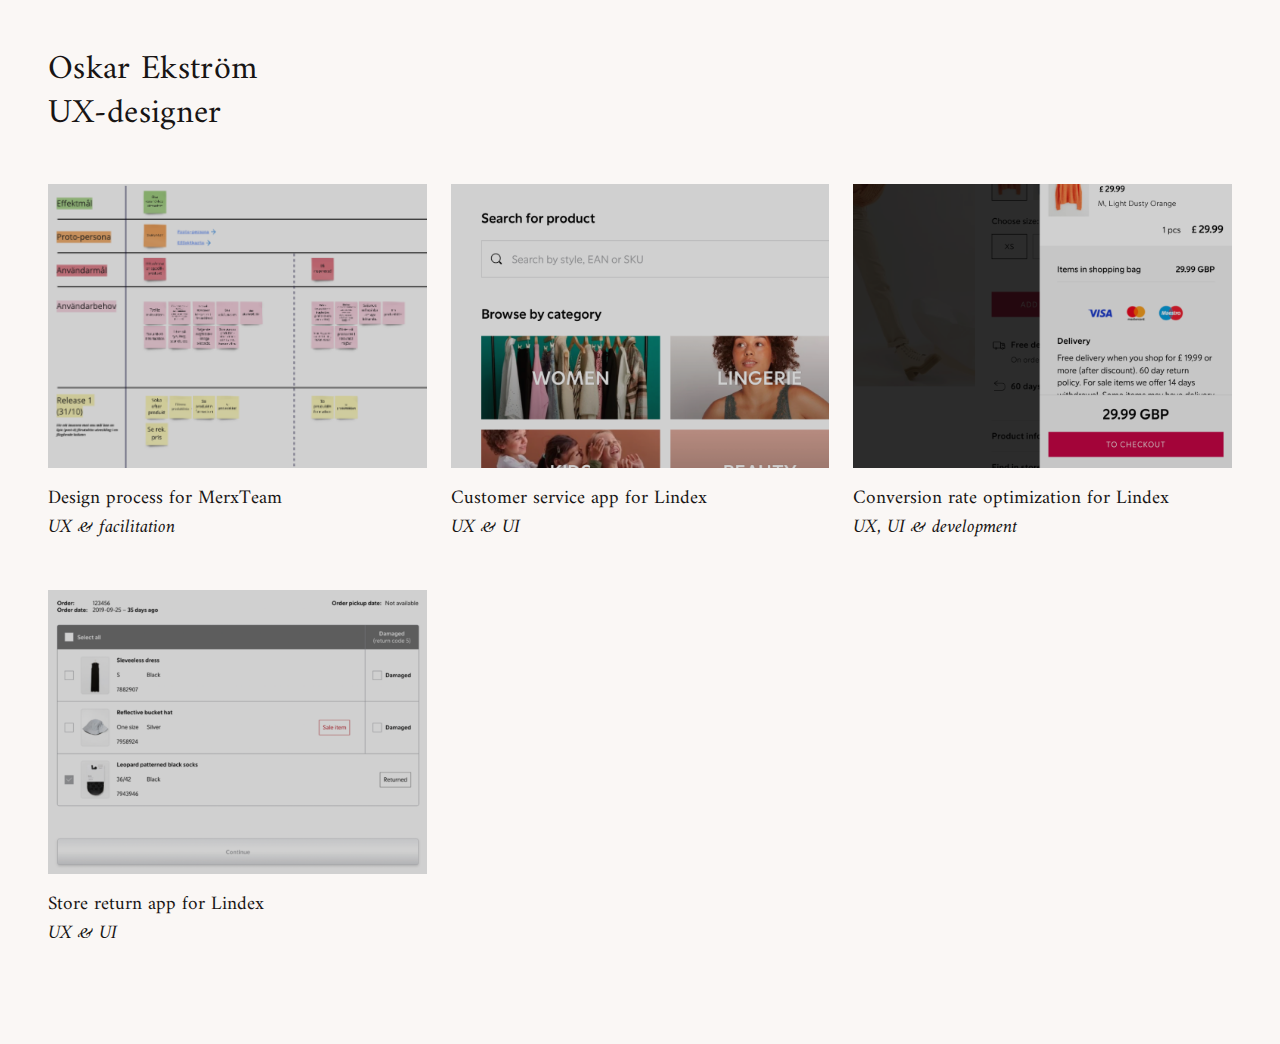
<file: index_update.html>
<!DOCTYPE html>
<html lang="en">
  <head>
    <meta charset="utf-8" />
    <title>Oskar Ekström | UX Portfolio</title>
    <meta name="robots" content="noindex, nofollow" />
    <meta name="viewport" content="width=device-width, initial-scale=1.0">
    <link rel="stylesheet" href="css/style_v2.css" />
  </head>

  <!-- 
    Portfolio MVP 2.0
  -->

  <body>

    <div class="wrapper cases">

      <header>
        <h1 class="logo">
          <a href="index.html">Oskar Ekström<br />UX-designer</a>
        </h1>
      </header>

      <main>
        <section>

          <div class="casesWrapper">
            <div class="caseItem">
              <a href="case-4.html" class="image">
                <img src="resources/preview-4.png" alt="Design process for MerxTeam" />
                <span>
                  <p>Design process for MerxTeam</p>
                  <p>UX & facilitation</p>
                </span>
              </a>
            </div>

            <div class="caseItem">
              <a href="case-1_2.html" class="image">
                <img src="resources/preview-1.png" alt="Customer service app for Lindex" />
                <span>
                  <p>Customer service app for Lindex</p>
                  <p>UX & UI</p>
                </span>
              </a>
            </div>

            <div class="caseItem">
              <a href="case-2.html" class="image">
                <img src="resources/preview-2.png" alt="Conversion rate optimization for Lindex" />
                <span>
                  <p>Conversion rate optimization for Lindex</p>
                  <p>UX, UI & development</p>
                </span>
              </a>
            </div>

            <div class="caseItem">
              <a href="case-3.html" class="image">
                <img src="resources/preview-3.png" alt="Store return app for Lindex" />
                <span>
                  <p>Store return app for Lindex</p>
                  <p>UX & UI</p>
                </span>
              </a>
            </div>

          </div>
        </section>
      </main>

    </div>

  </body>
</html>
</file>
<file: css/style.css>
@import url("https://fonts.googleapis.com/css2?family=Amiri:ital,wght@0,400;0,700;1,400;1,700&display=swap");
@import url("https://fonts.googleapis.com/css2?family=Roboto:wght@400;500&display=swap");
/* Base */
html {
  font-size: 100%;
}

body {
  font: normal 400 1.25rem/1.75 "Amiri", serif;
  color: #000;
  background-color: #faf7f5;
  margin: 3em;
}

.wrapper {
  max-width: 800px;
}

.wrapper.cases {
  max-width: unset;
}

header {
  width: 100%;
  margin: 0 0 3em;
  display: block;
}

header.unfocus {
  margin: 0 0 1em;
}

.wrapper > * {
  float: left;
}

/* Typography */
h1,
h2,
h3,
p {
  margin: 0;
}

h1 {
  font-size: 2.25rem;
  font-weight: 400;
  line-height: 1.4;
}

h1.logo {
  color: #181514;
}

header.unfocus h1.logo {
  font-size: 1.5rem;
  line-height: 1.5;
  font-weight: 400;
}

h2 {
  font-size: 3.375rem;
  font-weight: 400;
  margin-bottom: 0.5rem;
}

h3 {
  font-size: 2.25rem;
  font-weight: 400;
}

p {
  margin-bottom: 1.5rem;
}

p.subtitle {
  font-size: 0.875rem;
  font-weight: 500;
}

p.subtitle-2 {
  font-size: 0.75rem;
  font-weight: 500;
}

p.overline {
  font-family: "Roboto", sans-serif;
  font-size: 0.625rem;
  line-height: 2;
  font-weight: 500;
  letter-spacing: 0.1rem;
  text-transform: uppercase;
  margin-bottom: 0;
}

p.muted {
  color: #4D4D4D;
  margin: 1rem 0 2rem;
}

a,
a:visited {
  color: #8e6619;
}

#glightbox-body {
  font-family: "Roboto", sans-serif;
}

/* Cases list */
.casesWrapper {
  width: 100%;
  margin-bottom: 3em;
  float: left;
}

.caseItem {
  width: calc((100% - 3em) / 3);
  margin: 0 0 2em 0;
  float: left;
}
.caseItem img {
  width: 100%;
}

.caseItem:nth-child(3n+2) {
  margin: 0 1.5em;
}

/* Case view */
.caseOverline {
  display: flex;
  justify-content: left;
  align-items: center;
  margin-bottom: 1em;
}
.caseOverline > * {
  display: inline-block;
}
.caseOverline a img {
  transition: all 0.2s ease-out;
  cursor: pointer;
  display: block;
}
.caseOverline a img:hover {
  padding-right: 6px;
  margin-left: -6px;
}
.caseOverline p {
  margin-left: 1.5em;
  padding-left: 1.5em;
  border-left: 1px solid #000;
}

ul.caseImages {
  list-style-type: none;
  margin: 0 0 2rem 0;
  padding: 0;
  display: flex;
  flex-wrap: wrap;
}
ul.caseImages li {
  width: calc(20% - 0.4rem);
  margin: 0 0.5rem 0.5rem 0;
  background: #181514;
  display: inline-block;
}
ul.caseImages li img {
  opacity: 0.8;
  transition: opacity 0.2s ease-in-out;
  display: block;
  width: 100%;
}
ul.caseImages li img:hover {
  opacity: 1;
}
ul.caseImages li:nth-child(5n) {
  margin: 0 0 0.5rem 0;
}

.textSection {
  width: 100%;
  margin-bottom: 0.5rem;
  float: left;
}
.textSection h3 {
  margin-bottom: 0.5rem;
}
.textSection a {
  font-size: 1.2rem;
  margin-top: 1rem;
  display: inline-block;
}

.textSection:last-of-type {
  margin-bottom: 3em;
}

.imgSection {
  width: 80%;
  margin: 1rem 0 2rem;
  position: relative;
  float: left;
}
.imgSection img {
  -webkit-user-select: none;
     -moz-user-select: none;
      -ms-user-select: none;
          user-select: none;
  width: 100%;
}
.imgSection .processLabels {
  position: absolute;
  top: calc(50% - 0.8rem);
  width: 97.5%;
  left: 50%;
  transform: translate(-50%, 0);
}
.imgSection .processLabels p.overline {
  width: 25%;
  text-align: right;
  float: left;
}
.imgSection .processLabels p.overline span {
  padding: 0 0.5rem;
}
.imgSection .processLabels p.overline:nth-child(even) {
  text-align: left;
}
.imgSection .processSteps {
  position: absolute;
  width: 100%;
  top: 70%;
  padding-top: 0.5rem;
  border-top: 1px dashed #000;
}
.imgSection .processSteps p.overline {
  width: 33.3333333333%;
  float: left;
}
.imgSection .processSteps p.overline:nth-child(2) {
  text-align: center;
}
.imgSection .processSteps p.overline:nth-child(3) {
  text-align: right;
}

/* temporary stylings for the static mvp */
h1.logo a {
  display: inline-block;
  text-decoration: none;
  color: #181514;
}

.caseOverline {
  margin-top: 0.5rem;
}

.caseItem a {
  width: 100%;
  text-decoration: none;
  color: #181514;
}
.caseItem a.image {
  background: #181514;
  float: left;
  position: relative;
}
.caseItem a img {
  opacity: 0.8;
  transition: opacity 0.2s ease-in-out;
  display: block;
}
.caseItem a:hover img {
  opacity: 1;
}
.caseItem span {
  background: #faf7f5;
  padding: 1rem 0;
  display: block;
}
.caseItem span p {
  margin-bottom: 0;
}
.caseItem span p:last-of-type {
  font-style: italic;
}

/* mobile and tablet views */
@media only screen and (max-width: 768px) {
  body {
    margin: 1.5em;
  }
  header {
    margin: 0 0 2em;
  }
  h2 {
    font-size: 2.5rem;
  }
  ul.caseImages li {
    width: calc(25% - 0.375rem);
  }
  ul.caseImages li:nth-child(4n) {
    margin: 0 0 0.5rem 0;
  }
  ul.caseImages li:nth-child(5n) {
    margin: 0 0.5rem 0.5rem 0;
  }
  .imgSection {
    width: 100%;
  }
}
@media only screen and (max-width: 600px) {
  .caseItem {
    width: 100%;
    max-width: none;
    margin: 0 0 1em 0;
    float: left;
    display: block;
  }
  .caseItem a {
    width: 100%;
    display: block;
  }
  .caseItem:nth-child(3n+2) {
    margin: 0 0 1em 0;
  }
  ul.caseImages li {
    width: calc(33.3333333333% - 0.334rem);
  }
  ul.caseImages li:nth-child(3n) {
    margin: 0 0 0.5rem 0;
  }
  ul.caseImages li:nth-child(4n),
ul.caseImages li:nth-child(5n) {
    margin: 0 0.5rem 0.5rem 0;
  }
  .imgSection p.overline {
    font-size: 0.5rem;
  }
}/*# sourceMappingURL=style.css.map */
</file>
<file: css/style_v2.css>
@import url("https://fonts.googleapis.com/css2?family=Amiri:ital,wght@0,400;0,700;1,400;1,700&display=swap");
@import url("https://fonts.googleapis.com/css2?family=Roboto:wght@400;500&display=swap");

/* Base */
html {
    font-size: 100%;
}

body {
    font: normal 400 1rem/1.5 "Amiri", serif;
    color: #000;
    background-color: #faf7f5;
    margin: 3em;
}

.wrapper {
    max-width: 800px; /* 960 */
}

.wrapper.cases {
    max-width: unset;
}

header {
    width: 100%;
    margin: 0 0 3em;
    display: block;
}

header.unfocus {
    margin: 0 0 1em;
}

.wrapper>* {
    float: left;
}

/* Typography */
h1,
h2,
h3,
p {
    margin: 0;
}

h1 {
    font-size: 2.125rem;
    font-weight: 400;
    line-height: 1.3;
    letter-spacing: 0.02rem;
}

h1.logo {
    color: #181514;
}

header.unfocus h1.logo {
    font-size: 1.5rem; /* 1.0625rem */
    line-height: 1.4;
}

h2 {
    font-size: 2.5rem; /* 3rem */
    font-weight: 400;
    margin-bottom: 0.5rem;
}

h3 {
    font-size: 1.5rem;
    font-weight: 400;
}

p {
    font-size: 1.2rem; /* 1rem */
    margin-bottom: 1rem;
}

p.overline {
    font-family: "Roboto", sans-serif;
    font-size: 0.625rem;
    line-height: 2;
    font-weight: 500;
    letter-spacing: 0.1rem;
    text-transform: uppercase;
    margin-bottom: 0;
}

p.muted {
    color: #4D4D4D;
    margin: 1rem 0 2rem;
}

a,
a:visited {
    color: #8e6619;
}

#glightbox-body {
    font-family: "Roboto", sans-serif;
}

/* Cases list */
.casesWrapper {
    width: 100%;
    margin-bottom: 3em;
    float: left;
}

.caseItem {
    width: calc((100% - 3em) / 3);
    margin: 0 0 2em 0;
    float: left;
}

.caseItem img {
    width: 100%;
}

.caseItem:nth-child(3n+2) {
    margin: 0 1.5em;
}

/* Case view */
.caseOverline {
    display: -webkit-box;
    display: -ms-flexbox;
    display: flex;
    -webkit-box-pack: left;
    -ms-flex-pack: left;
    justify-content: left;
    -webkit-box-align: center;
    -ms-flex-align: center;
    align-items: center;
    margin-bottom: 1em;
}

.caseOverline>* {
    display: inline-block;
}

.caseOverline a img {
    -webkit-transition: all 0.2s ease-out;
    transition: all 0.2s ease-out;
    cursor: pointer;
    display: block;
}

.caseOverline a img:hover {
    padding-right: 6px;
    margin-left: -6px;
}

.caseOverline p {
    margin-left: 1.5em;
    padding-left: 1.5em;
    border-left: 1px solid #000;
}

ul.caseImages {
    list-style-type: none;
    margin: 0 0 2rem 0;
    padding: 0;
    display: -webkit-box;
    display: -ms-flexbox;
    display: flex;
    -ms-flex-wrap: wrap;
    flex-wrap: wrap;
}

ul.caseImages li {
    width: calc(100% * (1 / 5) - 0.4rem);
    margin: 0 0.5rem 0.5rem 0;
    background: #181514;
    display: inline-block;
}

ul.caseImages li img {
    opacity: 0.8;
    -webkit-transition: opacity 0.2s ease-in-out;
    transition: opacity 0.2s ease-in-out;
    display: block;
    width: 100%;
}

ul.caseImages li img:hover {
    opacity: 1;
}

ul.caseImages li:nth-child(5n) {
    margin: 0 0 0.5rem 0;
}

.textSection {
    width: 100%;
    margin-bottom: .5rem;
    float: left;
}

.textSection h3 {
    margin-bottom: 0.5rem;
}

.textSection a {
    font-size: 1.2rem;
    margin-top: 1rem;
    display: inline-block;
}

.textSection:last-of-type {
    margin-bottom: 3em;
}

.imgSection {
    width: 80%;
    margin: 1rem 0 2rem;
    position: relative;
    float: left;
}

.imgSection img {
    -webkit-user-select: none;
    -moz-user-select: none;
    -ms-user-select: none;
    user-select: none;
    width: 100%;
}

.imgSection .processLabels {
    position: absolute;
    top: calc(50% - 0.8rem);
    width: 97.5%;
    left: 50%;
    -webkit-transform: translate(-50%, 0);
    transform: translate(-50%, 0);
}

.imgSection .processLabels p.overline {
    width: 25%;
    text-align: right;
    float: left;
}

.imgSection .processLabels p.overline span {
    padding: 0 0.5rem;
}

.imgSection .processLabels p.overline:nth-child(even) {
    text-align: left;
}

.imgSection .processSteps {
    position: absolute;
    width: 100%;
    top: 70%;
    padding-top: 0.5rem;
    border-top: 1px dashed #000;
}

.imgSection .processSteps p.overline {
    width: calc(100% / 3);
    float: left;
}

.imgSection .processSteps p.overline:nth-child(2) {
    text-align: center;
}

.imgSection .processSteps p.overline:nth-child(3) {
    text-align: right;
}

/* temporary stylings for the static mvp */
h1.logo a {
    display: inline-block;
    text-decoration: none;
    color: #181514;
}

.caseOverline {
    margin-top: 0.5rem;
}

.caseItem a {
    width: 100%;
    text-decoration: none;
    color: #181514;
}

.caseItem a.image {
    background: #181514;
    float: left;
    position: relative;
}

.caseItem a img {
    opacity: .8;
    -webkit-transition: opacity 0.2s ease-in-out;
    transition: opacity 0.2s ease-in-out;
    display: block;
}

.caseItem a:hover img {
    opacity: 1;
}

.caseItem span {
    background: #faf7f5;
    padding: 1em 0;
    display: block;
}

.caseItem span p {
    margin-bottom: 0;
}

.caseItem span p:last-of-type {
    font-style: italic;
}

/* mobile and tablet views */
@media only screen and (max-width: 768px) {
    body {
        margin: 1.5em;
    }

    header {
        margin: 0 0 2em;
    }

    h2 {
        font-size: 2.5rem;
    }

    ul.caseImages li {
        width: calc(100% * (1 / 4) - 0.375rem);
    }

    ul.caseImages li:nth-child(4n) {
        margin: 0 0 0.5rem 0;
    }

    ul.caseImages li:nth-child(5n) {
        margin: 0 0.5rem 0.5rem 0;
    }

    .imgSection {
        width: 100%;
    }
}

@media only screen and (max-width: 600px) {
    .caseItem {
        width: 100%;
        max-width: none;
        margin: 0 0 1em 0;
        float: left;
        display: block;
    }

    .caseItem a {
        width: 100%;
        display: block;
    }

    ul.caseImages li {
        width: calc(100% * (1 / 3) - 0.334rem);
    }

    ul.caseImages li:nth-child(3n) {
        margin: 0 0 0.5rem 0;
    }

    ul.caseImages li:nth-child(4n),
    ul.caseImages li:nth-child(5n) {
        margin: 0 0.5rem 0.5rem 0;
    }

    .imgSection p.overline {
        font-size: 0.5rem;
    }
}

/*# sourceMappingURL=style.css.map */
</file>
